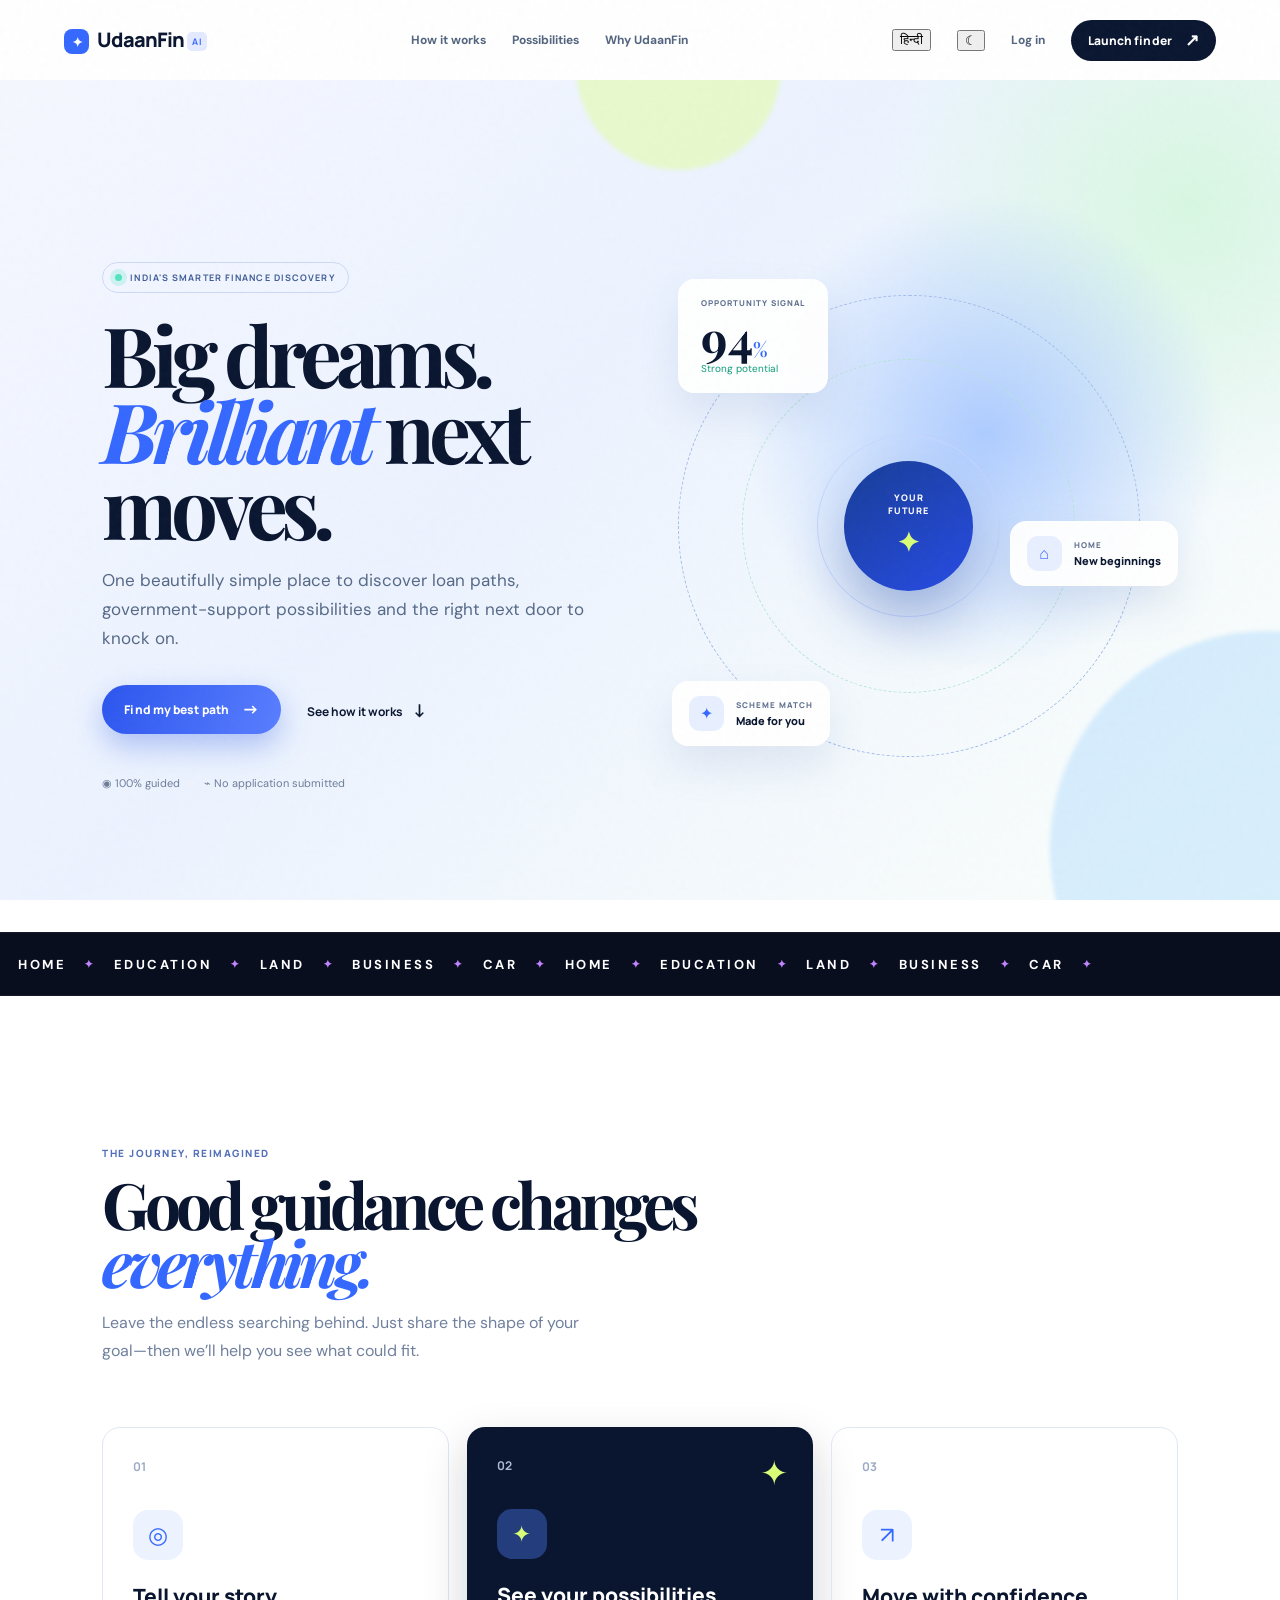
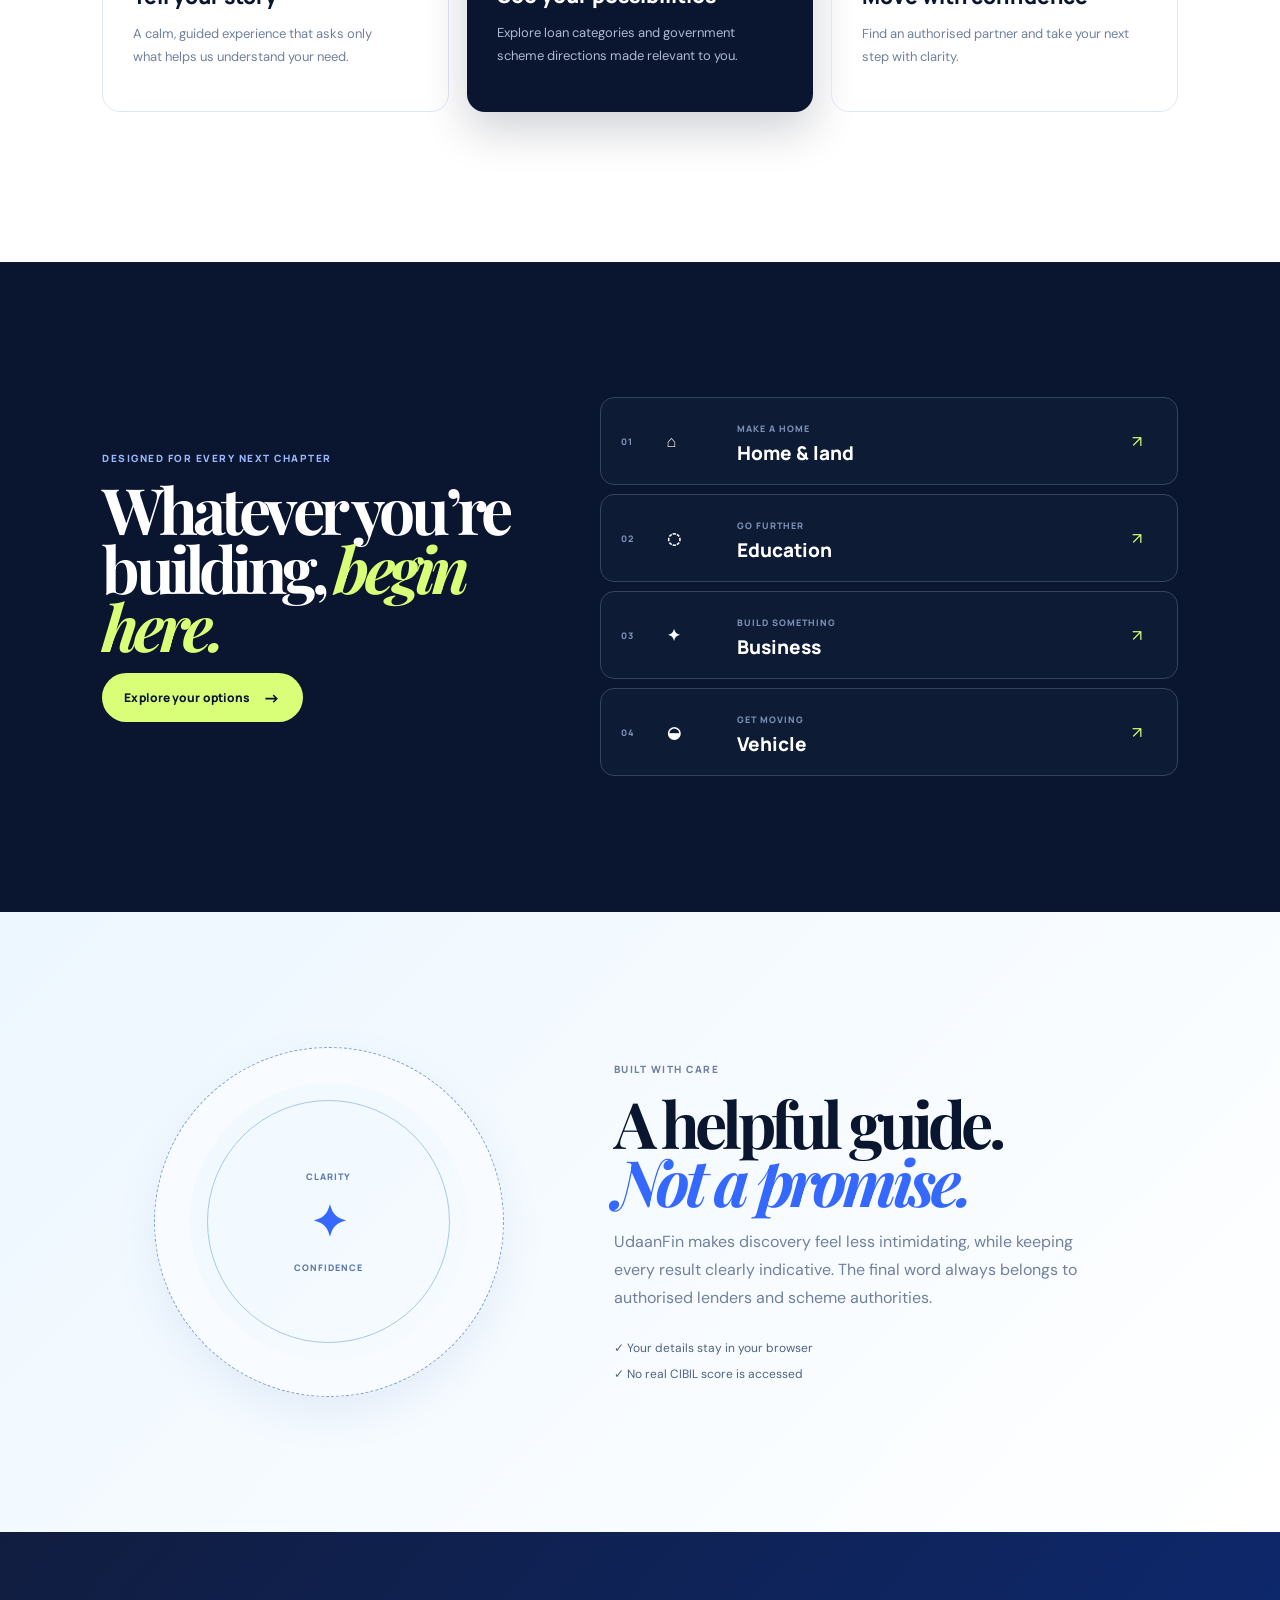
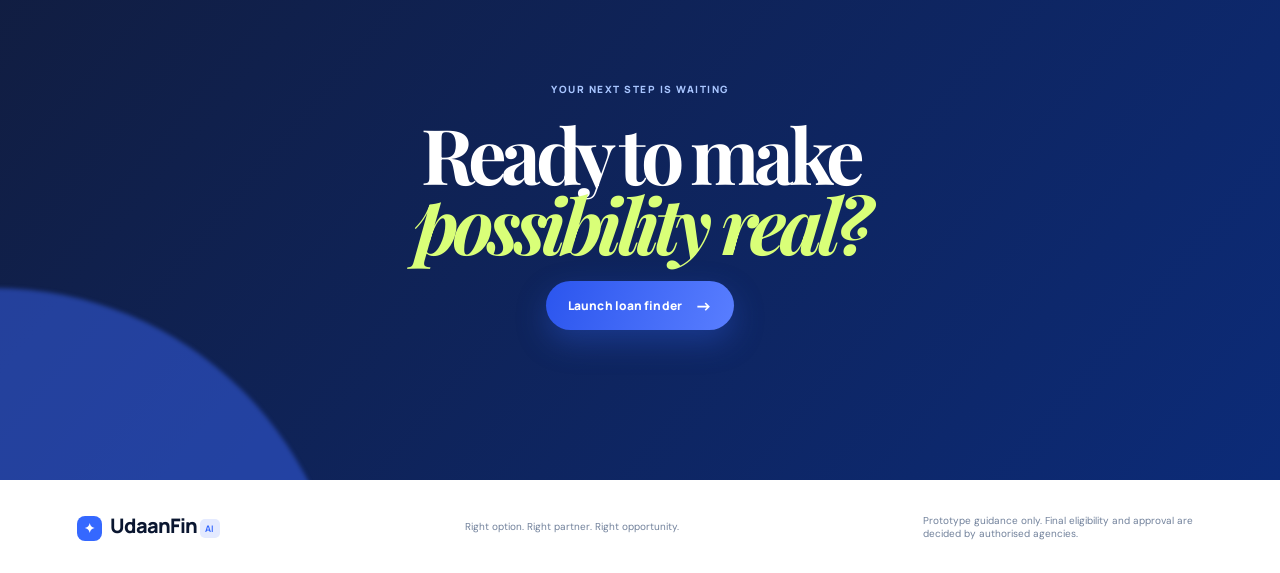
<file: index.html>
<!doctype html><html lang="en"><head><meta charset="utf-8"><meta name="viewport" content="width=device-width,initial-scale=1"><title>UdaanFin AI — Finance, reimagined</title><link rel="preconnect" href="https://fonts.googleapis.com"><link href="https://fonts.googleapis.com/css2?family=DM+Sans:wght@400;500;600;700&family=Manrope:wght@600;700;800&family=Playfair+Display:ital,wght@0,600;0,700;1,600;1,700&display=swap" rel="stylesheet"><link rel="stylesheet" href="style.css"></head><body class="landing">
<div class="noise"></div><nav><a class="brand" href="#home"><i>✦</i> UdaanFin <b>AI</b></a><div class="navlinks"><a href="#how">How it works</a><a href="#possibilities">Possibilities</a><a href="#trust">Why UdaanFin</a></div><div class="navend"><button id="theme-toggle" class="theme" aria-label="Toggle dark mode">☾</button><a id="login" class="login" href="login.html">Log in</a><a class="button button-small launch-finder" href="login.html?next=loan-finder.html">Launch finder <span>↗</span></a></div></nav>
<main id="home"><section class="hero-beast"><div class="aurora a1"></div><div class="aurora a2"></div><div class="hero-copy"><div class="live-pill"><i></i> INDIA'S SMARTER FINANCE DISCOVERY</div><h1>Big dreams.<br><em>Brilliant</em> next moves.</h1><p>One beautifully simple place to discover loan paths, government-support possibilities and the right next door to knock on.</p><div class="hero-actions"><a class="button button-glow" href="loan-finder.html">Find my best path <span>→</span></a><a class="text-link" href="#how">See how it works <span>↓</span></a></div><div class="mini-trust"><span>◉ 100% guided</span><span>⌁ No application submitted</span></div></div><div class="hero-orbit" aria-hidden="true"><div class="orbit orbit-1"></div><div class="orbit orbit-2"></div><div class="orbit orbit-3"></div><div class="core"><span>YOUR<br>FUTURE</span><b>✦</b></div><div class="float-card card-top"><small>OPPORTUNITY SIGNAL</small><strong>94<span>%</span></strong><em>Strong potential</em></div><div class="float-card card-right"><i>⌂</i><div><small>HOME</small><b>New beginnings</b></div></div><div class="float-card card-bottom"><i>✦</i><div><small>SCHEME MATCH</small><b>Made for you</b></div></div></div><div class="hero-marquee"><span>CAR</span><i>✦</i><span>HOME</span><i>✦</i><span>EDUCATION</span><i>✦</i><span>LAND</span><i>✦</i><span>BUSINESS</span><i>✦</i><span>CAR</span><i>✦</i><span>HOME</span></div></section>
<!-- MARQUEE BANNER START -->
<div class="marquee-banner">
  <div class="marquee-track">
    <!-- First Set -->
    <span>HOME</span><span class="star">✦</span>
    <span>EDUCATION</span><span class="star">✦</span>
    <span>LAND</span><span class="star">✦</span>
    <span>BUSINESS</span><span class="star">✦</span>
    <span>CAR</span><span class="star">✦</span>
    <!-- Duplicate Set for Seamless Loop -->
    <span>HOME</span><span class="star">✦</span>
    <span>EDUCATION</span><span class="star">✦</span>
    <span>LAND</span><span class="star">✦</span>
    <span>BUSINESS</span><span class="star">✦</span>
    <span>CAR</span><span class="star">✦</span>
  </div>
</div>
<!-- MARQUEE BANNER END -->
<section id="how" class="journey"><div class="section-intro"><p class="kicker">THE JOURNEY, REIMAGINED</p><h2>Good guidance changes <em>everything.</em></h2><p>Leave the endless searching behind. Just share the shape of your goal—then we’ll help you see what could fit.</p></div><div class="journey-grid"><article><div class="step-no">01</div><div class="step-icon">◎</div><h3>Tell your story</h3><p>A calm, guided experience that asks only what helps us understand your need.</p></article><article class="featured-step"><div class="step-no">02</div><div class="step-icon">✦</div><h3>See your possibilities</h3><p>Explore loan categories and government scheme directions made relevant to you.</p><span class="spark">✦</span></article><article><div class="step-no">03</div><div class="step-icon">↗</div><h3>Move with confidence</h3><p>Find an authorised partner and take your next step with clarity.</p></article></div></section>
<section id="possibilities" class="possibilities"><div class="possibility-copy"><p class="kicker">DESIGNED FOR EVERY NEXT CHAPTER</p><h2>Whatever you’re building, <em>begin here.</em></h2><a class="button button-light" href="loan-finder.html">Explore your options <span>→</span></a></div><div class="purpose-stack"><article><span>01</span><b>⌂</b><div><small>MAKE A HOME</small><h3>Home & land</h3></div><i>↗</i></article><article><span>02</span><b>◌</b><div><small>GO FURTHER</small><h3>Education</h3></div><i>↗</i></article><article><span>03</span><b>✦</b><div><small>BUILD SOMETHING</small><h3>Business</h3></div><i>↗</i></article><article><span>04</span><b>◒</b><div><small>GET MOVING</small><h3>Vehicle</h3></div><i>↗</i></article></div></section>
<section id="trust" class="trust-section"><div class="trust-ring"><span>CLARITY</span><b>✦</b><span>CONFIDENCE</span></div><div><p class="kicker">BUILT WITH CARE</p><h2>A helpful guide.<br><em>Not a promise.</em></h2><p>UdaanFin makes discovery feel less intimidating, while keeping every result clearly indicative. The final word always belongs to authorised lenders and scheme authorities.</p><div class="trust-points"><span>✓ Your details stay in your browser</span><span>✓ No real CIBIL score is accessed</span></div></div></section>
<section class="closing"><div class="aurora a3"></div><p class="kicker">YOUR NEXT STEP IS WAITING</p><h2>Ready to make<br><em>possibility real?</em></h2><a class="button button-glow" href="loan-finder.html">Launch loan finder <span>→</span></a></section></main>
<footer><a class="brand" href="#home"><i>✦</i> UdaanFin <b>AI</b></a><p>Right option. Right partner. Right opportunity.</p><p>Prototype guidance only. Final eligibility and approval are decided by authorised agencies.</p></footer><script src="i18n.js"></script><script src="app.js"></script></body></html>
</file>
<file: style.css>
:root{--ink:#0a1630;--night:#071024;--navy:#0d2145;--blue:#3568ff;--mint:#52e4bd;--lemon:#d9ff78;--cloud:#f3f7ff;--muted:#70809d;--line:#dfe7f3;--paper:#fff}*{box-sizing:border-box}html{scroll-behavior:smooth}body{margin:0;font:16px 'DM Sans',sans-serif;color:var(--ink);background:var(--paper);overflow-x:hidden}.noise{position:fixed;z-index:20;inset:0;pointer-events:none;opacity:.035;background-image:url("data:image/svg+xml,%3Csvg viewBox='0 0 220 220' xmlns='http://www.w3.org/2000/svg'%3E%3Cfilter id='n'%3E%3CfeTurbulence type='fractalNoise' baseFrequency='.7' numOctaves='4' stitchTiles='stitch'/%3E%3C/filter%3E%3Crect width='100%25' height='100%25' filter='url(%23n)' opacity='.8'/%3E%3C/svg%3E")}nav{height:80px;padding:0 max(5vw,28px);display:flex;align-items:center;justify-content:space-between;position:relative;z-index:5}.brand{font:800 20px Manrope,sans-serif;color:var(--ink);text-decoration:none;letter-spacing:-1px}.brand i{display:inline-grid;place-items:center;width:25px;height:25px;border-radius:8px;background:var(--blue);color:#fff;font-style:normal;font-size:13px;margin-right:5px}.brand b{font-size:9px;letter-spacing:.7px;color:var(--blue);background:#e4eaff;padding:3px 5px;border-radius:5px;vertical-align:middle}.navlinks,.navend{display:flex;gap:26px;align-items:center}.navlinks a,.login,.back-link{font-size:12px;font-weight:700;color:#52647f;text-decoration:none}.button{display:inline-flex;align-items:center;gap:13px;border:0;border-radius:999px;padding:16px 22px;background:var(--ink);color:#fff;text-decoration:none;font:800 12px Manrope,sans-serif;letter-spacing:.1px;cursor:pointer;transition:transform .25s,box-shadow .25s}.button:hover{transform:translateY(-3px);box-shadow:0 13px 26px #17376c28}.button span{font-size:17px;line-height:0}.button-small{padding:12px 17px}.button-glow{background:linear-gradient(110deg,#2b55ee,#597eff);box-shadow:0 12px 30px #315ee259}.button-light{background:var(--lemon);color:var(--ink)}.landing .hero-beast{position:relative;min-height:calc(100vh - 80px);padding:8vh 8vw 0;display:grid;grid-template-columns:1.04fr .96fr;align-items:center;overflow:hidden;background:radial-gradient(circle at 77% 43%,#adccff 0,transparent 22%),radial-gradient(circle at 93% 15%,#d8f7e2 0,transparent 22%),linear-gradient(135deg,#f5f7ff 0%,#ecf3ff 42%,#fbfffb 100%)}.hero-copy{position:relative;z-index:2;max-width:670px}.live-pill{display:inline-flex;align-items:center;gap:8px;border:1px solid #ccd9f5;border-radius:99px;padding:8px 12px;color:#3f5c96;font:700 9px Manrope;letter-spacing:1.1px}.live-pill i,.finder-status i{width:7px;height:7px;border-radius:99px;background:var(--mint);box-shadow:0 0 0 5px #52e4bd38}.hero-copy h1,.section-intro h2,.possibilities h2,.trust-section h2,.closing h2,.finder-hero h1,.finder-result h2{font:700 clamp(3.7rem,6.5vw,7.2rem)/.91 'Playfair Display',serif;letter-spacing:-.075em;margin:23px 0}.hero-copy h1 em,.section-intro em,.possibilities em,.trust-section em,.closing em,.finder-hero em,.finder-result em{color:var(--blue)}.hero-copy>p:not(.live-pill){max-width:490px;color:#566987;line-height:1.7;font-size:17px}.hero-actions{display:flex;gap:26px;align-items:center;margin-top:32px}.text-link{font:700 12px Manrope;color:var(--ink);text-decoration:none}.text-link span{font-size:18px;margin-left:8px}.mini-trust{display:flex;gap:24px;margin-top:42px;color:#6d7d99;font-size:11px}.hero-orbit{width:min(42vw,620px);height:min(42vw,620px);position:relative;justify-self:center}.orbit{position:absolute;border:1px dashed #a4bbeb;border-radius:50%;inset:7%;animation:spin 22s linear infinite}.orbit-2{inset:19%;border-color:#b5e4d5;animation-direction:reverse;animation-duration:16s}.orbit-3{inset:33%;border-style:solid;border-color:#c9d8ff}.core{position:absolute;inset:38%;display:grid;place-content:center;text-align:center;border-radius:50%;background:linear-gradient(145deg,#173d96,#274be5);color:#fff;box-shadow:0 30px 60px #163b9b55}.core span{font:800 9px Manrope;letter-spacing:1px;line-height:1.35}.core b{color:var(--lemon);font-size:27px;margin-top:8px}.float-card{position:absolute;z-index:1;border:1px solid #fff9;border-radius:16px;background:#fffffff0;box-shadow:0 20px 40px #5673ae22;backdrop-filter:blur(8px)}.float-card small{display:block;color:#60718f;font:800 8px Manrope;letter-spacing:1px}.card-top{top:4%;left:7%;padding:17px 22px}.card-top strong{font:700 48px/.9 'Playfair Display';display:inline-block;margin:8px 0 3px}.card-top strong span{font-size:20px;color:var(--blue)}.card-top em{display:block;font-size:10px;font-style:normal;color:#0c9c78}.card-right,.card-bottom{display:flex;gap:12px;align-items:center;padding:14px 16px}.card-right{right:0;top:49%}.card-bottom{bottom:9%;left:6%}.float-card i{width:35px;height:35px;display:grid;place-items:center;border-radius:11px;background:#e8efff;color:var(--blue);font-style:normal}.float-card b{display:block;font:800 11px Manrope;color:var(--ink);margin-top:3px}.hero-marquee{position:absolute;bottom:0;left:0;right:-40%;display:flex;gap:25px;align-items:center;height:58px;background:var(--ink);color:#f2f5ff;font:800 10px Manrope;letter-spacing:1.6px;transform:rotate(-2deg) translateY(19px)}.hero-marquee i{color:var(--lemon);font-style:normal}.aurora{position:absolute;border-radius:50%;filter:blur(2px);pointer-events:none}.a1{width:34vw;height:34vw;right:-16vw;bottom:-13vw;background:#a5d8ff66}.a2{width:16vw;height:16vw;left:45%;top:-9vw;background:#e1ff9173}.journey{padding:150px 8vw;background:#fff}.section-intro{max-width:610px}.kicker{font:800 10px Manrope;letter-spacing:1.5px;color:#5370b9;margin:0}.section-intro h2,.possibilities h2,.trust-section h2{font-size:clamp(2.7rem,5vw,5.2rem);margin:15px 0 18px}.section-intro>p:last-child,.trust-section>div>p{color:var(--muted);line-height:1.75;max-width:480px}.journey-grid{display:grid;grid-template-columns:repeat(3,1fr);gap:18px;margin-top:62px}.journey-grid article{position:relative;padding:30px;min-height:275px;border-radius:18px;border:1px solid var(--line);overflow:hidden;opacity:0;transform:translateY(24px);transition:.7s}.journey-grid article.in-view,.purpose-stack article.in-view,.trust-section>div.in-view,.section-intro.in-view{opacity:1;transform:none}.journey-grid article:nth-child(2){transition-delay:.1s}.journey-grid article:nth-child(3){transition-delay:.2s}.step-no{color:#9caac5;font:700 12px Manrope}.step-icon{width:50px;height:50px;display:grid;place-items:center;margin:35px 0 22px;border-radius:15px;background:#edf2ff;color:var(--blue);font-size:23px}.journey-grid h3{font:800 21px Manrope;margin:0}.journey-grid p{max-width:270px;color:var(--muted);font-size:13px;line-height:1.7}.featured-step{background:var(--ink);color:#fff;border:0!important;box-shadow:0 18px 45px #07102430}.featured-step .step-no,.featured-step p{color:#acbad1}.featured-step .step-icon{background:#243d7d;color:var(--lemon)}.spark{position:absolute;right:25px;top:24px;font-size:34px;color:var(--lemon)}.possibilities{min-height:650px;padding:110px 8vw;display:grid;grid-template-columns:.85fr 1.15fr;gap:70px;align-items:center;background:var(--ink);color:#fff}.possibility-copy .kicker{color:#9db7ff}.possibilities h2 em{color:var(--lemon)}.purpose-stack{display:grid;gap:9px}.purpose-stack article{display:grid;grid-template-columns:30px 54px 1fr 25px;gap:16px;align-items:center;padding:18px 20px;border:1px solid #344460;border-radius:14px;background:#0d1b35;opacity:0;transform:translateX(25px);transition:.65s}.purpose-stack article:nth-child(2){transition-delay:.1s}.purpose-stack article:nth-child(3){transition-delay:.2s}.purpose-stack article:nth-child(4){transition-delay:.3s}.purpose-stack article:hover{background:#14264b;transform:translateX(-7px)}.purpose-stack span,.purpose-stack small{font:800 9px Manrope;letter-spacing:1px;color:#7c91b4}.purpose-stack>b{width:47px;height:47px;display:grid;place-items:center;border-radius:12px;background:#19325c;color:var(--lemon);font-size:21px}.purpose-stack h3{margin:3px 0 0;font:800 19px Manrope}.purpose-stack i{font-style:normal;color:var(--lemon)}.trust-section{padding:135px 12vw;display:grid;grid-template-columns:.8fr 1.2fr;gap:110px;align-items:center;background:linear-gradient(135deg,#edf7ff,#fff)}.trust-ring{width:min(28vw,350px);aspect-ratio:1;border-radius:50%;position:relative;display:grid;place-content:center;text-align:center;border:1px dashed #809bd2;box-shadow:inset 0 0 0 35px #f8fbff,0 17px 40px #6080bb1c;animation:spin 30s linear infinite}.trust-ring:before{content:"";position:absolute;inset:15%;border-radius:50%;border:1px solid #a9c7eb}.trust-ring span{font:800 9px Manrope;letter-spacing:1px;color:#5e78ac}.trust-ring b{color:var(--blue);font-size:43px;margin:11px}.trust-points{display:grid;gap:10px;margin-top:28px;color:#50627f;font-size:12px}.closing{padding:150px 8vw;text-align:center;position:relative;overflow:hidden;color:#fff;background:linear-gradient(130deg,#111d40,#0c2b78)}.closing .kicker{color:#a8c5ff}.closing h2{font-size:clamp(3.3rem,6vw,6.2rem);position:relative}.closing h2 em{color:var(--lemon)}.a3{width:55vw;height:55vw;left:-28vw;bottom:-40vw;background:#3863ee80}.closing .button{position:relative}footer{display:flex;justify-content:space-between;align-items:center;padding:32px 6vw;background:#fff;color:#71819b}footer p{font-size:10px;max-width:280px;margin:0}.finder-page{background:#f4f7fc}.finder-page nav{background:#fff;border-bottom:1px solid var(--line)}.finder-status{padding:8px 12px;border-radius:99px;background:#effbf8;color:#33796a;font:700 10px Manrope}.finder-status i{display:inline-block;margin-right:7px}.finder-main{padding-bottom:100px}.finder-hero{padding:95px max(8vw,30px) 75px;background:radial-gradient(circle at 80% 30%,#b7d6ff,transparent 23%),linear-gradient(135deg,#ebf2ff,#fbfdff);text-align:center}.finder-hero h1{font-size:clamp(3.3rem,6vw,6rem);margin:15px 0}.finder-hero>p:not(.kicker){max-width:520px;margin:auto;color:var(--muted);line-height:1.7}.finder-progress{display:flex;justify-content:center;gap:11px;align-items:center;margin-top:38px;color:#94a2ba;font:700 10px Manrope;letter-spacing:.5px}.finder-progress span{display:flex;gap:6px}.finder-progress span.active{color:var(--blue)}.finder-progress i{height:1px;width:35px;background:#cad6e9}.finder-form{max-width:1100px;margin:-22px auto 0;position:relative;border-radius:22px;overflow:hidden;background:#fff;box-shadow:0 20px 65px #163d7e14}.finder-block{padding:45px 55px;border-bottom:1px solid var(--line)}.block-title{display:flex;align-items:center;gap:14px;margin-bottom:30px}.block-title>span{width:40px;height:40px;display:grid;place-items:center;border-radius:12px;background:#e8efff;color:var(--blue);font:800 12px Manrope}.block-title p{margin:0;color:#6380c4;font:800 9px Manrope;letter-spacing:1.4px}.block-title h2{margin:5px 0 0;font:800 22px Manrope;letter-spacing:-.7px}.form-grid{display:grid;grid-template-columns:repeat(3,1fr);gap:19px}.form-grid label{font:700 11px Manrope;color:#40516e}.form-grid small{color:#8492a9}input,select{display:block;width:100%;padding:14px 15px;margin-top:7px;border:1px solid #d7e1f0;border-radius:9px;background:#f9fbfe;color:var(--ink);font:14px 'DM Sans';outline:0;transition:.2s}input:focus,select:focus{border-color:var(--blue);background:#fff;box-shadow:0 0 0 4px #3568ff14}fieldset{border:0;padding:0;margin:0;font:700 11px Manrope;color:#40516e}legend{padding:0}.radio-row{display:flex;gap:20px;margin-top:14px}.radio-row label{display:flex;align-items:center;gap:7px}.radio-row input,.consent input{width:auto;margin:0;accent-color:var(--blue)}.dark-block{background:#0d1c39;color:#fff}.dark-block .block-title>span{background:#213d78;color:var(--lemon)}.dark-block .block-title p{color:#9ebaff}.dark-block .form-grid label{color:#d4ddf1}.dark-block input,.dark-block select{background:#172948;border-color:#345076;color:#fff}.finder-submit{display:flex;justify-content:space-between;gap:25px;align-items:center;padding:32px 55px;background:#edf6ff}.consent{display:flex;align-items:flex-start;gap:10px;max-width:630px;font-size:11px;color:#63738d;line-height:1.6}.finder-result{max-width:1100px;margin:85px auto 0}.finder-result h2{font-size:clamp(3.3rem,5vw,5rem);margin:13px 0 31px}.result-shell{display:grid;grid-template-columns:1.2fr .8fr;gap:20px;padding:33px;border:1px solid #cedcf0;border-radius:20px;background:#fff;box-shadow:0 18px 50px #17365e12}.result-tag{font:800 9px Manrope;letter-spacing:1px;color:var(--blue)}.result-shell h3{font:700 36px 'Playfair Display';margin:10px 0}.result-shell p,.result-shell li,.notice{color:var(--muted);font-size:13px;line-height:1.7}.result-shell ul{padding:0;list-style:none}.result-shell li{margin:10px 0}.result-shell li::first-letter{color:var(--blue)}.result-shell aside{padding:27px;border-radius:14px;background:var(--ink);color:#fff;display:grid;align-content:center;gap:8px}.result-shell aside small{font:800 9px Manrope;letter-spacing:1px;color:#b4c7ef}.result-shell aside strong{font:700 29px 'Playfair Display';color:var(--lemon);margin-bottom:18px}.result-shell aside b{font:800 15px Manrope;margin-bottom:17px}.result-shell aside .button{justify-content:center}.notice{margin:16px 0}.hidden{display:none}@keyframes spin{to{transform:rotate(360deg)}}@media(max-width:850px){.navlinks{display:none}.landing .hero-beast{grid-template-columns:1fr;padding-top:65px}.hero-orbit{width:min(88vw,500px);height:min(88vw,500px);margin:45px auto}.journey,.possibilities,.trust-section{padding:90px 7vw}.journey-grid,.possibilities,.trust-section{grid-template-columns:1fr}.possibility-copy{margin-bottom:15px}.trust-ring{width:min(67vw,350px)}.finder-form,.finder-result{margin-left:22px;margin-right:22px}.finder-block,.finder-submit{padding:35px}.form-grid{grid-template-columns:1fr 1fr}.result-shell{grid-template-columns:1fr}}@media(max-width:520px){nav{height:68px;padding:0 20px}.navend .login,.finder-status{display:none}.brand{font-size:17px}.landing .hero-beast{padding:55px 26px 0}.hero-copy h1{font-size:3.45rem}.hero-actions{align-items:stretch;flex-direction:column;gap:15px}.mini-trust{gap:10px;flex-wrap:wrap}.hero-orbit{margin-top:35px}.float-card{transform:scale(.78)}.card-top{left:-3%;top:-4%}.card-right{right:-8%;top:51%}.card-bottom{left:-5%;bottom:0}.journey-grid{margin-top:35px}.possibilities,.trust-section,.journey{padding:75px 25px}.purpose-stack article{grid-template-columns:25px 45px 1fr 18px;padding:15px 12px}.closing{padding:100px 24px}.closing h2{font-size:3.6rem}footer{padding:27px 22px;gap:15px;align-items:flex-start;flex-direction:column}.finder-hero{padding:65px 22px 55px}.finder-progress b{display:none}.finder-form,.finder-result{margin-left:14px;margin-right:14px}.finder-block,.finder-submit{padding:29px 20px}.form-grid{grid-template-columns:1fr}.finder-submit{align-items:stretch;flex-direction:column}.finder-submit .button{justify-content:center}.result-shell{padding:24px}.finder-result{margin-top:55px}.back-link{font-size:11px}.finder-hero h1{font-size:3.3rem}}
html[lang="hi"] body,html[lang="hi"] input,html[lang="hi"] select,html[lang="hi"] button{font-family:'Noto Sans Devanagari','DM Sans',sans-serif}.nav-tools{display:flex;gap:10px;align-items:center}.language-select{width:auto;margin:0;padding:8px 12px;border-radius:999px;font-size:11px}.helper{margin:-12px 0 22px;color:var(--muted);font-size:12px}.loading-card{padding:34px;border-radius:18px;background:#fff;border:1px solid var(--line);text-align:center;font:800 18px Manrope;color:var(--blue)}.result-summary{padding:30px;border-radius:20px;background:linear-gradient(135deg,#11214a,#2450bf);color:#fff;margin-bottom:18px}.result-summary .summary-tag{font:800 9px Manrope;letter-spacing:1px;color:#d9ff78}.result-summary h3{font:700 34px 'Playfair Display',serif;margin:9px 0}.result-summary p{margin:0;line-height:1.7;color:#e6efff}.metric-grid{display:grid;grid-template-columns:repeat(3,1fr);gap:16px;margin:18px 0}.metric-grid>div{padding:22px;border:1px solid var(--line);border-radius:16px;background:#fff}.metric-grid small{display:block;color:var(--muted);font:800 10px Manrope}.metric-grid strong{display:block;margin-top:9px;font:800 24px Manrope;color:var(--ink)}.results-grid,.explain-grid{display:grid;grid-template-columns:1fr 1fr;gap:18px;margin-top:18px}.result-panel{padding:25px;border:1px solid var(--line);border-radius:18px;background:#fff}.result-panel h3{margin:0 0 17px;font:800 18px Manrope}.option-card{padding:17px 0;border-top:1px solid var(--line)}.option-card:first-child{border-top:0;padding-top:0}.option-badge{display:inline-block;padding:5px 8px;border-radius:99px;background:#edf2ff;color:var(--blue);font:800 9px Manrope;letter-spacing:.7px}.option-card h4{margin:10px 0 6px;font:800 16px Manrope}.option-card p,.option-card small,.option-card a,.empty{font-size:12px;line-height:1.65;color:var(--muted)}.option-card small{display:block}.option-card a{display:inline-block;margin-top:9px;color:var(--blue);font-weight:800;text-decoration:none}.explain-grid li{margin:12px 0;color:var(--muted);line-height:1.65;font-size:13px}.explain-grid ul{padding-left:19px}.dark .result-panel,.dark .metric-grid>div{background:#102343;border-color:#29486d;color:#edf3ff}.dark .metric-grid strong{color:#fff}.dark .result-summary{background:linear-gradient(135deg,#08132d,#173c98)}@media(max-width:850px){.metric-grid,.results-grid,.explain-grid{grid-template-columns:1fr}}@media(max-width:520px){.nav-tools{order:3}.finder-page nav{gap:9px}.result-summary,.result-panel{padding:20px}.metric-grid>div{padding:17px}}


/* =========================================================
   UdaanFin CORRECTED WHOLE PAGE DARK MODE
   Targets body.dark directly to fix the spacing issue
   ========================================================= */
/* =========================================================
   UdaanFin — COMPLETE & FINAL DARK MODE
   ========================================================= */

body.dark {
  background: #071024 !important;
  color: #edf3ff !important;
}

/* ---- HOME / LANDING PAGE ---- */
body.dark.landing,
body.dark.landing > *,
body.dark .journey,
body.dark .trust-section,
body.dark footer {
  color: #edf3ff;
}

body.dark .hero-beast {
  background:
    radial-gradient(circle at 76% 40%, rgba(48,92,220,.32) 0%, rgba(48,92,220,.12) 20%, transparent 34%),
    radial-gradient(circle at 94% 14%, rgba(82,228,189,.09) 0%, transparent 25%),
    linear-gradient(135deg, #030814 0%, #071329 48%, #0b1d3b 100%) !important;
  /* Kills any sub-pixel rendering gaps between sections */
  margin-bottom: -1px !important;
}

body.dark .hero-beast::before,
body.dark .hero-beast::after {
  background: transparent !important;
}

/* --- THE MARQUEE GLITCH FIX --- */
body.dark .hero-marquee {
  background: transparent !important; 
}
/* Uses a massive absolute background patch behind the text to physically fill the rotation gap */
body.dark .hero-marquee::before {
  content: '';
  position: absolute;
  top: -60px;
  bottom: -60px;
  left: -60px;
  right: -60px;
  background: #030814 !important;
  z-index: -1;
}

body.dark .hero-copy > p,
body.dark .text-link {
  color: #c7d4ea !important;
}

body.dark .live-pill {
  color: #b7c8e7 !important;
  border-color: #3c5278 !important;
  background: rgba(8,20,43,.55) !important;
}

body.dark h1, body.dark h2, body.dark h3, body.dark h4 {
  color: #f4f7ff !important;
}

body.dark em,
body.dark .hero-copy h1 em,
body.dark .possibilities h2 em,
body.dark .closing h2 em {
  color: #6485ff !important;
}

body.dark p {
  color: #b6c5dc;
}

/* Float cards in hero section */
body.dark .float-card {
  background: rgba(245,248,255,.97) !important;
  color: #101d38 !important;
  border-color: rgba(255,255,255,.80) !important;
  border-radius: 20px !important;
}

body.dark .hero-orbit .orbit-core {
  background: #3157d8 !important;
  box-shadow: 0 0 90px rgba(54,101,255,.45) !important;
}

body.dark .orbit { border-color: rgba(145,177,241,.40) !important; }
body.dark .orbit-2 { border-color: rgba(82,228,189,.25) !important; }
body.dark .orbit-3 { border-color: rgba(157,183,255,.32) !important; }

/* Navigation */
body.dark nav {
  background: #050b18 !important;
  color: #edf3ff !important;
  border-bottom: 1px solid #172946 !important;
}

body.dark .brand, body.dark .navlinks a, body.dark .login, body.dark .back-link {
  color: #edf3ff !important;
}

body.dark .theme {
  background: #142542 !important;
  color: #fff !important;
  border-color: #3b5578 !important;
}

/* JOURNEY SECTION */
body.dark .journey {
  background:
    radial-gradient(circle at 15% 10%, rgba(53,104,255,.09), transparent 28%),
    linear-gradient(180deg, #081329 0%, #071024 100%) !important;
}

body.dark .journey .kicker, body.dark .journey .step-no { color: #edf3ff !important; }
body.dark .journey .section-intro > p:last-child, body.dark .journey .journey-grid p { color: #aebdd5 !important; }

body.dark .journey-grid article {
  background: #0d1b35 !important;
  border-color: #263d61 !important;
  box-shadow: 0 18px 45px rgba(0,0,0,.20);
}
body.dark .journey-grid article:not(.featured-step):hover { background: #122545 !important; }
body.dark .journey-grid .step-icon { background: #172d55 !important; color: #6f8cff !important; }
body.dark .journey-grid .featured-step { background: #102448 !important; border-color: #315184 !important; }

/* POSSIBILITIES SECTION */
body.dark .possibilities {
  background:
    radial-gradient(circle at 75% 35%, rgba(43,83,180,.18), transparent 30%),
    linear-gradient(135deg, #050b18 0%, #09162d 100%) !important;
}
body.dark .purpose-stack article { background: #0d1b35 !important; border-color: #2a4267 !important; }
body.dark .purpose-stack article:hover { background: #14284c !important; }

/* TRUST SECTION */
body.dark .trust-section {
  background:
    radial-gradient(circle at 18% 50%, rgba(53,104,255,.12), transparent 30%),
    linear-gradient(135deg, #081329 0%, #0a1830 55%, #071024 100%) !important;
}
body.dark .trust-section > div > p, body.dark .trust-section .trust-points { color: #adbad1 !important; }
body.dark .trust-ring { border-color: #5a75a8 !important; box-shadow: inset 0 0 0 35px #0c1a31, 0 17px 50px rgba(0,0,0,.28) !important; }
body.dark .trust-ring:before { border-color: #405b8a !important; }
body.dark .trust-ring span { color: #aabce0 !important; }
body.dark .trust-ring b { color: #6d8cff !important; }

/* CLOSING SECTION */
body.dark .closing {
  background:
    radial-gradient(circle at 50% 20%, rgba(53,104,255,.30), transparent 38%),
    linear-gradient(135deg, #050b18 0%, #0b2450 100%) !important;
}

/* FOOTER */
body.dark footer { background: #050b18 !important; border-top: 1px solid #1d304e !important; }
body.dark footer p, body.dark footer a { color: #9eacc4 !important; }
body.dark .button { color: #fff !important; }

/* ---- FINDER PAGE DARK MODE ---- */
body.dark .finder-page { background: #071024 !important; color: #edf3ff !important; }
body.dark .finder-hero {
  background:
    radial-gradient(circle at 80% 30%, rgba(53,104,255,.24), transparent 30%),
    linear-gradient(135deg, #071329 0%, #0b1e3d 100%) !important;
}

body.dark .finder-form, body.dark .result-shell, body.dark .result-panel, body.dark .metric-grid > div, body.dark .loading-card {
  background: #0d1d38 !important; border-color: #294668 !important; color: #edf3ff !important;
}
body.dark .finder-block { border-color: #263e60 !important; }
body.dark .finder-submit { background: #0a1830 !important; }

body.dark input, body.dark select { background: #102442 !important; border-color: #36577e !important; color: #f3f6ff !important; }
body.dark input:focus, body.dark select:focus { background: #142c4d !important; }
body.dark .form-grid label, body.dark fieldset, body.dark legend { color: #d8e2f3 !important; }

body.dark .result-shell p, body.dark .result-shell li, body.dark .notice, body.dark .option-card p, body.dark .option-card small, body.dark .empty, body.dark .helper, body.dark .consent {
  color: #aebdd5 !important;
}
body.dark .option-card { border-color: #29415f !important; }
/* Container Fix: Ensures full height and prevents text cropping */
.marquee-banner {
  width: 100%;
  height: 64px;
  background-color: #080e1e;
  overflow: hidden;
  display: flex;
  align-items: center; /* Fixes vertical text cropping */
  position: relative;
  z-index: 2;
  margin-top: 32px; /* Clears floating elements above */
  border-top: 1px solid rgba(255, 255, 255, 0.05);
  border-bottom: 1px solid rgba(255, 255, 255, 0.05);
}

/* Track Wrapper */
.marquee-track {
  display: flex;
  align-items: center;
  white-space: nowrap;
  width: max-content;
  will-change: transform;
  animation: marquee-scroll 22s linear infinite;
}

/* Pause animation on hover */
.marquee-banner:hover .marquee-track {
  animation-play-state: paused;
}

/* Text & Star Styling */
.marquee-track span {
  font-family: inherit;
  font-size: 13px;
  font-weight: 700;
  color: #ffffff;
  letter-spacing: 2.5px;
  padding: 0 18px;
  line-height: 1;
}

.marquee-track .star {
  color: #c084fc; /* Glowing accent star */
  font-size: 11px;
  padding: 0;
}

/* Smooth Infinite Horizontal Scroll */
@keyframes marquee-scroll {
  0% {
    transform: translateX(0);
  }
  100% {
    transform: translateX(-50%);
  }
}
.account-menu{
  position:relative;
}

.account-button{
  display:flex;
  align-items:center;
  gap:8px;
  border:0;
  background:transparent;
  cursor:pointer;
  padding:8px 10px;
  font:inherit;
}

.account-hi{
  font-weight:600;
}

.account-button small{
  opacity:.65;
}

.account-button b{
  font-size:14px;
}

.account-popover{
  display:none;
  position:absolute;
  right:0;
  top:calc(100% + 8px);
  min-width:180px;
  padding:8px;
  background:#fff;
  border:1px solid #ddd;
  border-radius:12px;
  box-shadow:0 10px 30px rgba(0,0,0,.12);
  z-index:1000;
}

.account-menu.open .account-popover{
  display:flex;
  flex-direction:column;
  gap:4px;
}

.account-popover a,
.account-popover button{
  display:block;
  width:100%;
  box-sizing:border-box;
  padding:9px 10px;
  border:0;
  border-radius:8px;
  background:transparent;
  color:inherit;
  text-align:left;
  text-decoration:none;
  font:inherit;
  cursor:pointer;
}

.account-popover a:hover,
.account-popover button:hover{
  background:#f1f3f5;
}

/* =========================================================
   FINAL FIX — HERO MARQUEE WHITE GAP / ROTATION GLITCH
   The rotated marquee was extending outside the hero's layout
   box, exposing the next white section underneath it.
   Keep the marquee inside the hero bounds.
   ========================================================= */
.landing .hero-marquee {
  transform: none !important;
  bottom: 0 !important;
  margin: 0 !important;
}

body.dark .landing .hero-marquee {
  background: #030814 !important;
}

body.dark .landing .hero-marquee::before {
  top: 0 !important;
  bottom: 0 !important;
  left: 0 !important;
  right: 0 !important;
  background: #030814 !important;
}


/* =========================================================
   FINAL MARQUEE FIX — KEEP ONLY THE LOWER MOVING BANNER
   Hide the original hero marquee and keep .marquee-banner.
   ========================================================= */

/* Remove the upper/original marquee completely */
.landing .hero-marquee {
  display: none !important;
}

/* Keep the lower marquee visible and moving */
.landing .marquee-banner {
  display: flex !important;
  width: 100%;
  height: 64px;
  margin-top: 32px;
  position: relative;
  overflow: hidden;
  align-items: center;
}

/* Preserve its horizontal animation */
.landing .marquee-track {
  display: flex;
  align-items: center;
  width: max-content;
  white-space: nowrap;
  will-change: transform;
  animation: marquee-scroll 22s linear infinite !important;
}

/* Prevent the previous hero-marquee fix from affecting it */
.landing .marquee-banner::before,
.landing .marquee-banner::after {
  content: none !important;
}
/* =========================================================
   UDAANFIN AI — BANK RESULT CARDS
   ========================================================= */

#loan-results.match-grid,
#scheme-results.match-grid,
#live-results.match-grid {
  display: grid;
  grid-template-columns: repeat(2, minmax(0, 1fr));
  gap: 20px;
  width: 100%;
}

/* Individual bank / scheme block */
#loan-results .match-card,
#scheme-results .match-card,
#live-results .match-card {
  display: flex;
  flex-direction: column;
  box-sizing: border-box;
  width: 100%;
  min-height: 230px;
  padding: 24px;
  margin: 0;
  border: 1px solid #d6e1f0;
  border-radius: 20px;
  background: #ffffff;
  box-shadow: 0 10px 28px rgba(23, 54, 94, 0.08);
}

/* Bank / loan type */
#loan-results .match-kind,
#scheme-results .match-kind,
#live-results .match-kind {
  display: inline-block;
  margin-bottom: 8px;
  color: var(--blue);
  font-size: 10px;
  font-weight: 800;
  letter-spacing: 1px;
}

/* Bank name */
#loan-results .match-card h3,
#scheme-results .match-card h3,
#live-results .match-card h3 {
  margin: 5px 0 12px;
  color: var(--ink);
  font: 800 20px Manrope, sans-serif;
  line-height: 1.3;
}

/* Card text */
#loan-results .match-card p,
#scheme-results .match-card p,
#live-results .match-card p {
  margin: 6px 0;
  color: var(--muted);
  font-size: 13px;
  line-height: 1.6;
}

/* Buttons stay at bottom */
#loan-results .match-actions,
#scheme-results .match-actions,
#live-results .match-actions {
  display: flex;
  flex-wrap: wrap;
  gap: 8px;
  margin-top: auto;
  padding-top: 14px;
}

/* Buttons */
#loan-results .match-actions a,
#loan-results .match-actions button,
#scheme-results .match-actions a,
#scheme-results .match-actions button,
#live-results .match-actions a,
#live-results .match-actions button {
  border-radius: 999px;
}

/* Hover effect */
#loan-results .match-card,
#scheme-results .match-card,
#live-results .match-card {
  transition: transform 0.2s ease, box-shadow 0.2s ease;
}

#loan-results .match-card:hover,
#scheme-results .match-card:hover,
#live-results .match-card:hover {
  transform: translateY(-3px);
  box-shadow: 0 16px 34px rgba(23, 54, 94, 0.13);
}

/* Dark mode */
.dark #loan-results .match-card,
.dark #scheme-results .match-card,
.dark #live-results .match-card {
  background: #0c1a33;
  border-color: #2b4669;
  box-shadow: 0 12px 30px rgba(0, 0, 0, 0.2);
}

.dark #loan-results .match-card h3,
.dark #scheme-results .match-card h3,
.dark #live-results .match-card h3 {
  color: #edf3ff;
}

.dark #loan-results .match-card p,
.dark #scheme-results .match-card p,
.dark #live-results .match-card p {
  color: #b6c4db;
}

/* Mobile */
@media (max-width: 700px) {
  #loan-results.match-grid,
  #scheme-results.match-grid,
  #live-results.match-grid {
    grid-template-columns: 1fr;
  }

  #loan-results .match-card,
  #scheme-results .match-card,
  #live-results .match-card {
    padding: 20px;
  }
}
</file>
